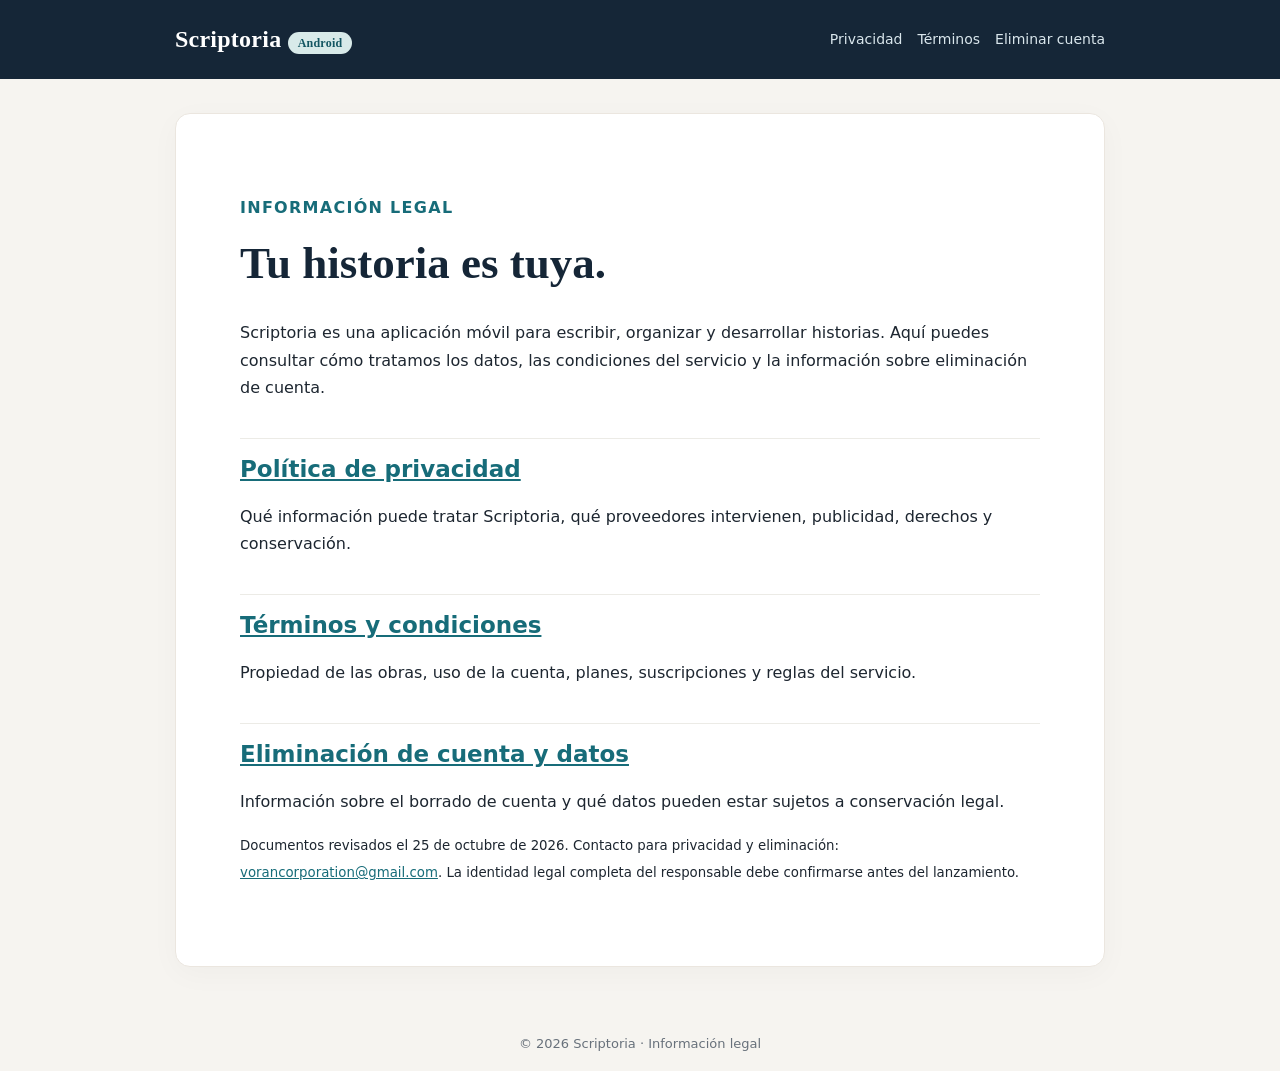
<file: index.html>
<!doctype html>
<html lang="es">
<head>
<meta charset="utf-8"><meta name="viewport" content="width=device-width,initial-scale=1">
<meta name="description" content="Política de privacidad, condiciones de servicio y solicitudes de eliminación de cuenta de Scriptoria.">
<title>Scriptoria | Centro legal</title><link rel="stylesheet" href="style.css">
</head>
<body>
<header class="header"><a class="brand" href="index.html">Scriptoria <span class="pill">Android</span></a>
<nav aria-label="Documentos legales"><a href="privacidad.html">Privacidad</a><a href="terminos.html">Términos</a><a href="eliminacion.html">Eliminar cuenta</a></nav></header>
<main>
<p style="color:#176c79;font-weight:700;letter-spacing:.08em;text-transform:uppercase">Información legal</p>
<h1>Tu historia es tuya.</h1>
<p>Scriptoria es una aplicación móvil para escribir, organizar y desarrollar historias. Aquí puedes consultar cómo tratamos los datos, las condiciones del servicio y la información sobre eliminación de cuenta.</p>
<section aria-label="Documentos">
<h2><a href="privacidad.html">Política de privacidad</a></h2><p>Qué información puede tratar Scriptoria, qué proveedores intervienen, publicidad, derechos y conservación.</p>
<h2><a href="terminos.html">Términos y condiciones</a></h2><p>Propiedad de las obras, uso de la cuenta, planes, suscripciones y reglas del servicio.</p>
<h2><a href="eliminacion.html">Eliminación de cuenta y datos</a></h2><p>Información sobre el borrado de cuenta y qué datos pueden estar sujetos a conservación legal.</p>
</section>
<p><small>Documentos revisados el 25 de octubre de 2026. Contacto para privacidad y eliminación: <a href="mailto:vorancorporation@gmail.com">vorancorporation@gmail.com</a>. La identidad legal completa del responsable debe confirmarse antes del lanzamiento.</small></p>
</main><footer class="footer">© 2026 Scriptoria · Información legal</footer>
</body></html>
</file>
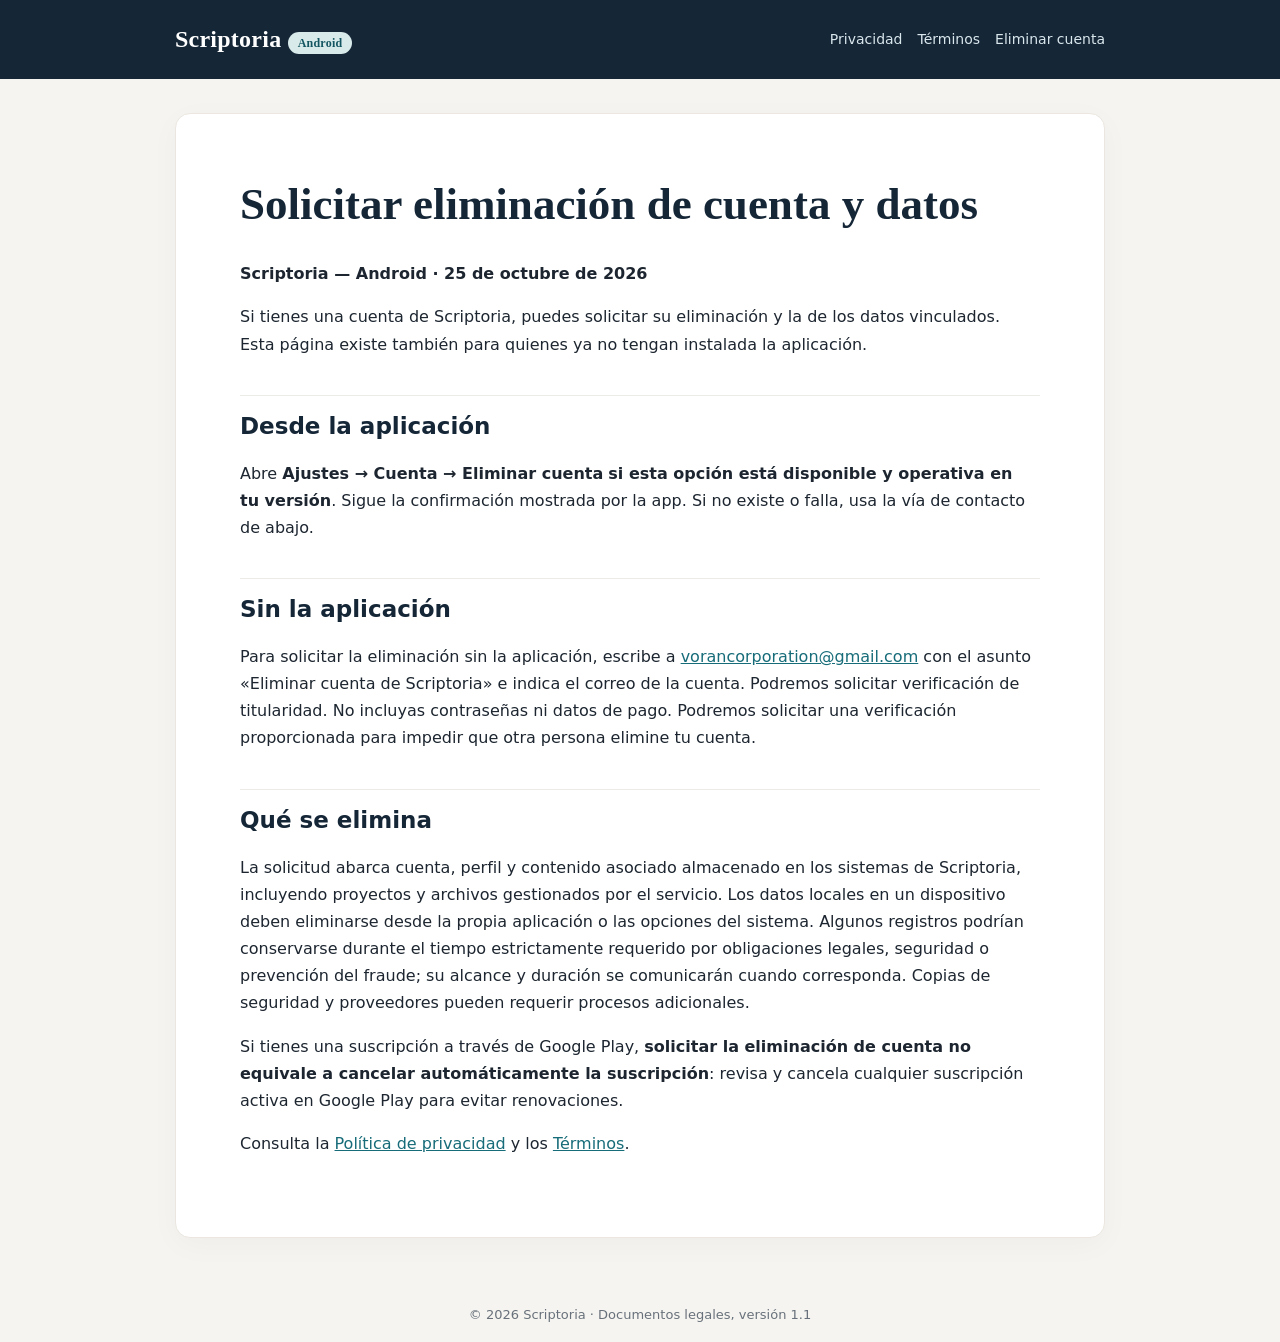
<file: eliminacion.html>
<!doctype html><html lang="es"><head><meta charset="utf-8"><meta name="viewport" content="width=device-width,initial-scale=1"><meta name="description" content="Eliminación de cuenta — información legal de Scriptoria para Android"><title>Eliminación de cuenta | Scriptoria</title><link rel="stylesheet" href="style.css"></head><body><header class="header"><a class="brand" href="index.html">Scriptoria <span class="pill">Android</span></a><nav aria-label="Documentos legales"><a href="privacidad.html">Privacidad</a><a href="terminos.html">Términos</a><a href="eliminacion.html">Eliminar cuenta</a></nav></header><main><h1>Solicitar eliminación de cuenta y datos</h1>
<p><strong>Scriptoria — Android · 25 de octubre de 2026</strong></p>
<p>Si tienes una cuenta de Scriptoria, puedes solicitar su eliminación y la de los datos vinculados. Esta página existe también para quienes ya no tengan instalada la aplicación.</p>
<h2>Desde la aplicación</h2>
<p>Abre <strong>Ajustes → Cuenta → Eliminar cuenta</strong> <strong>si esta opción está disponible y operativa en tu versión</strong>. Sigue la confirmación mostrada por la app. Si no existe o falla, usa la vía de contacto de abajo.</p>
<h2>Sin la aplicación</h2>
<p>Para solicitar la eliminación sin la aplicación, escribe a <a href="mailto:vorancorporation@gmail.com?subject=Eliminar%20cuenta%20de%20Scriptoria">vorancorporation@gmail.com</a> con el asunto «Eliminar cuenta de Scriptoria» e indica el correo de la cuenta. Podremos solicitar verificación de titularidad. No incluyas contraseñas ni datos de pago. Podremos solicitar una verificación proporcionada para impedir que otra persona elimine tu cuenta.</p>
<h2>Qué se elimina</h2>
<p>La solicitud abarca cuenta, perfil y contenido asociado almacenado en los sistemas de Scriptoria, incluyendo proyectos y archivos gestionados por el servicio. Los datos locales en un dispositivo deben eliminarse desde la propia aplicación o las opciones del sistema. Algunos registros podrían conservarse durante el tiempo estrictamente requerido por obligaciones legales, seguridad o prevención del fraude; su alcance y duración se comunicarán cuando corresponda. Copias de seguridad y proveedores pueden requerir procesos adicionales.</p>
<p>Si tienes una suscripción a través de Google Play, <strong>solicitar la eliminación de cuenta no equivale a cancelar automáticamente la suscripción</strong>: revisa y cancela cualquier suscripción activa en Google Play para evitar renovaciones.</p>
<p>Consulta la <a href="privacidad.html">Política de privacidad</a> y los <a href="terminos.html">Términos</a>.</p>
</main><footer class="footer">© 2026 Scriptoria · Documentos legales, versión 1.1</footer></body></html>
</file>
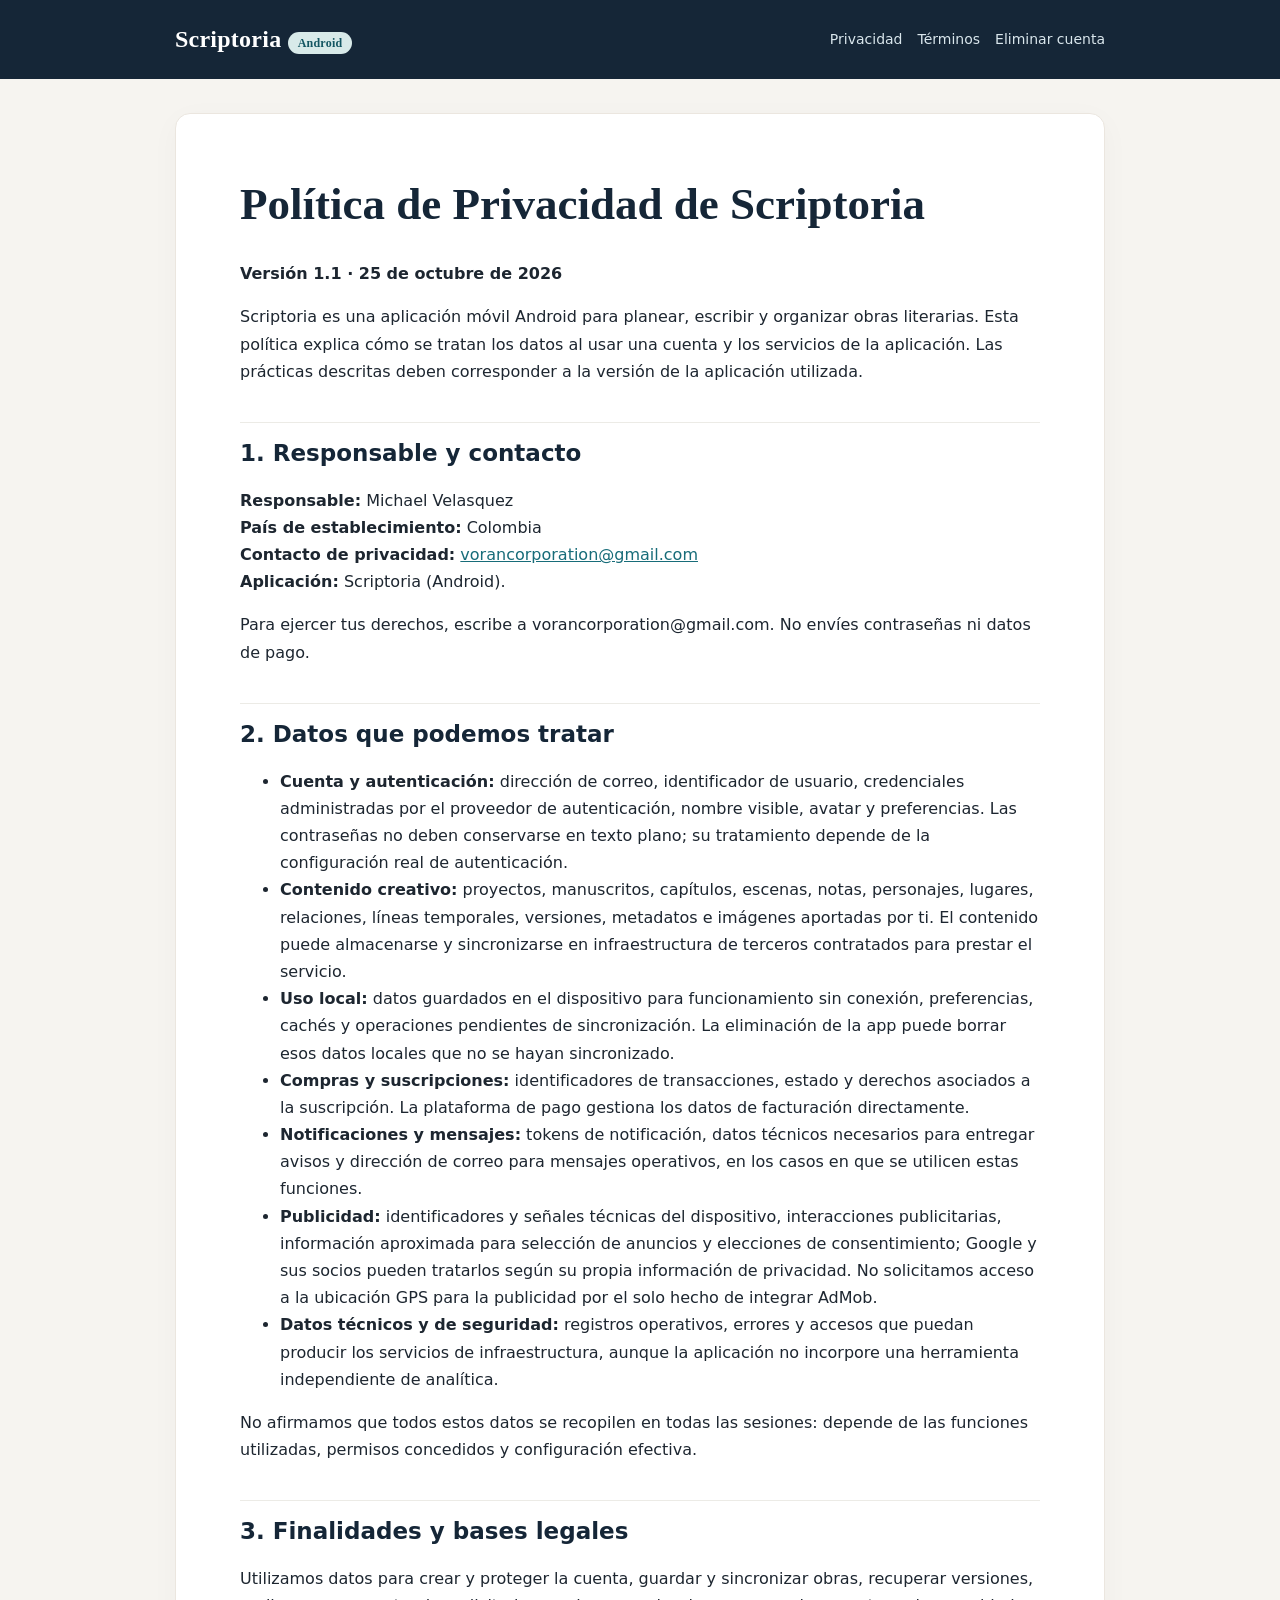
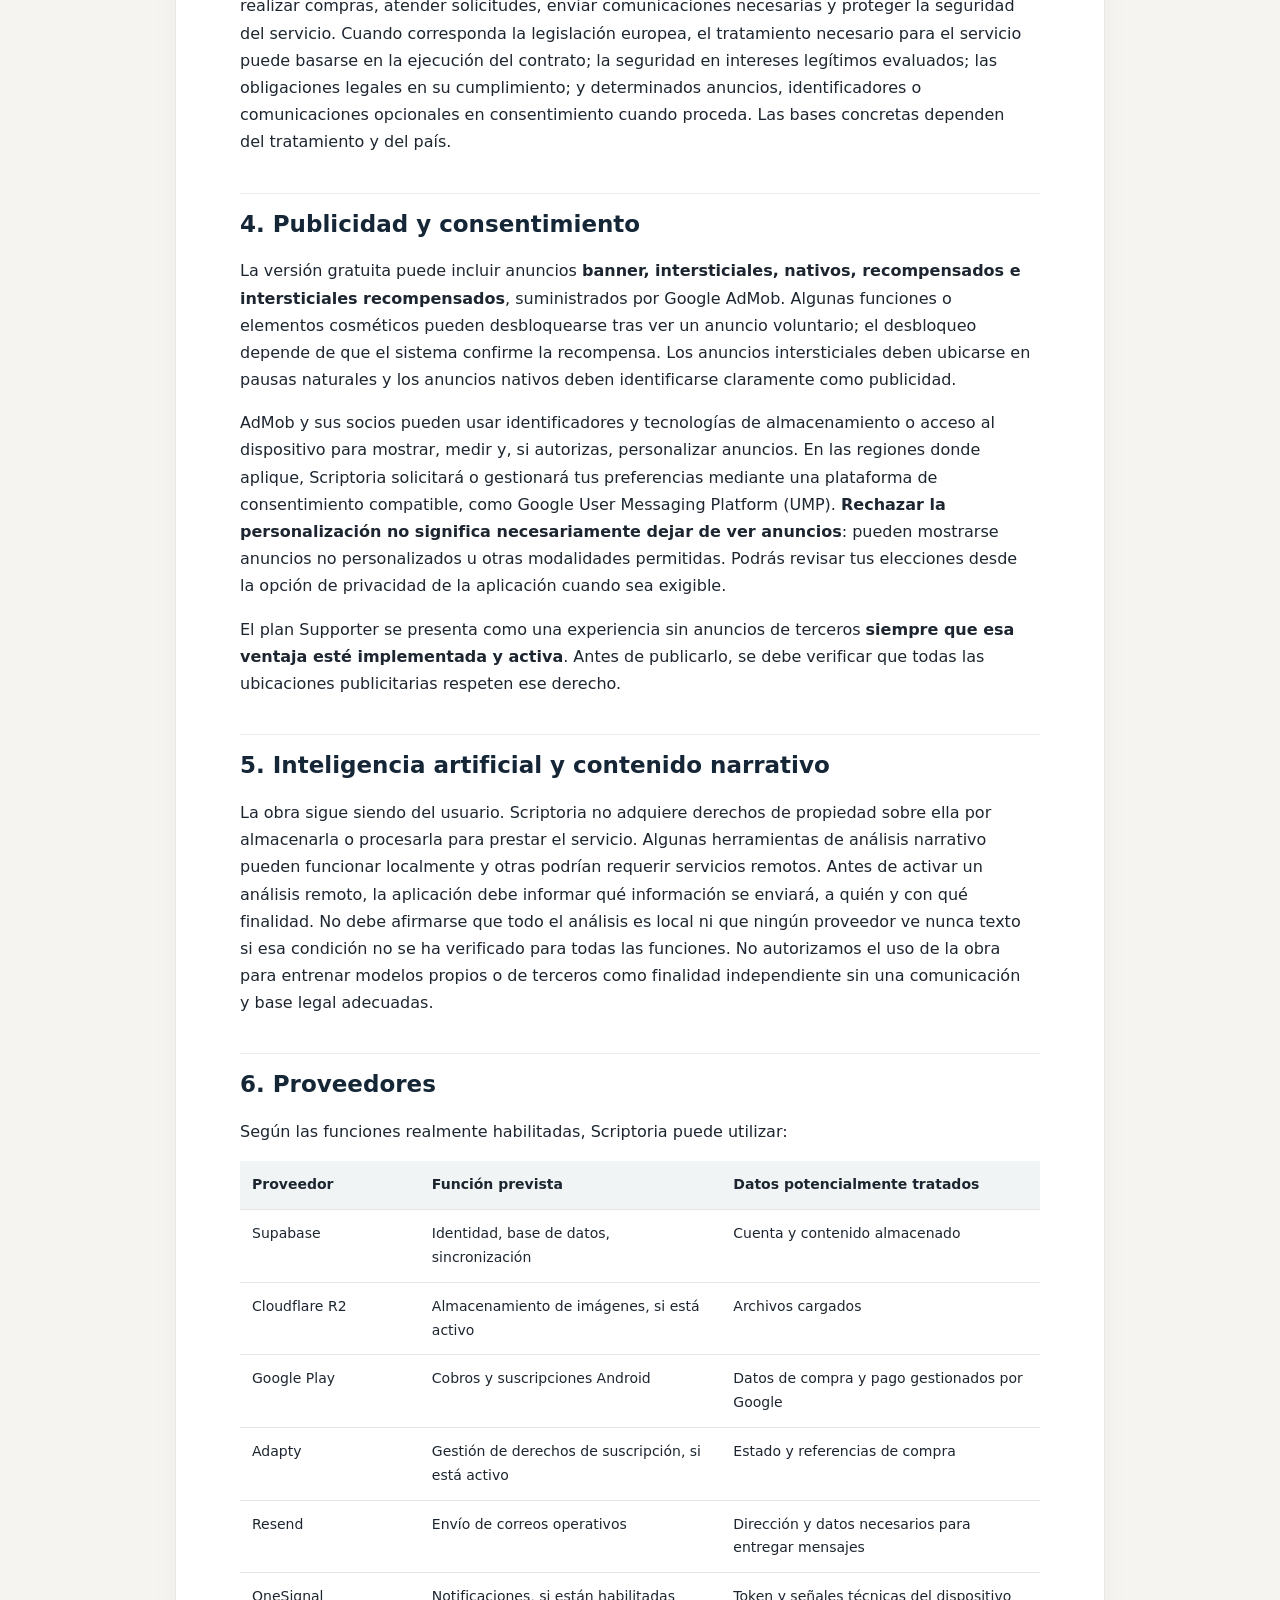
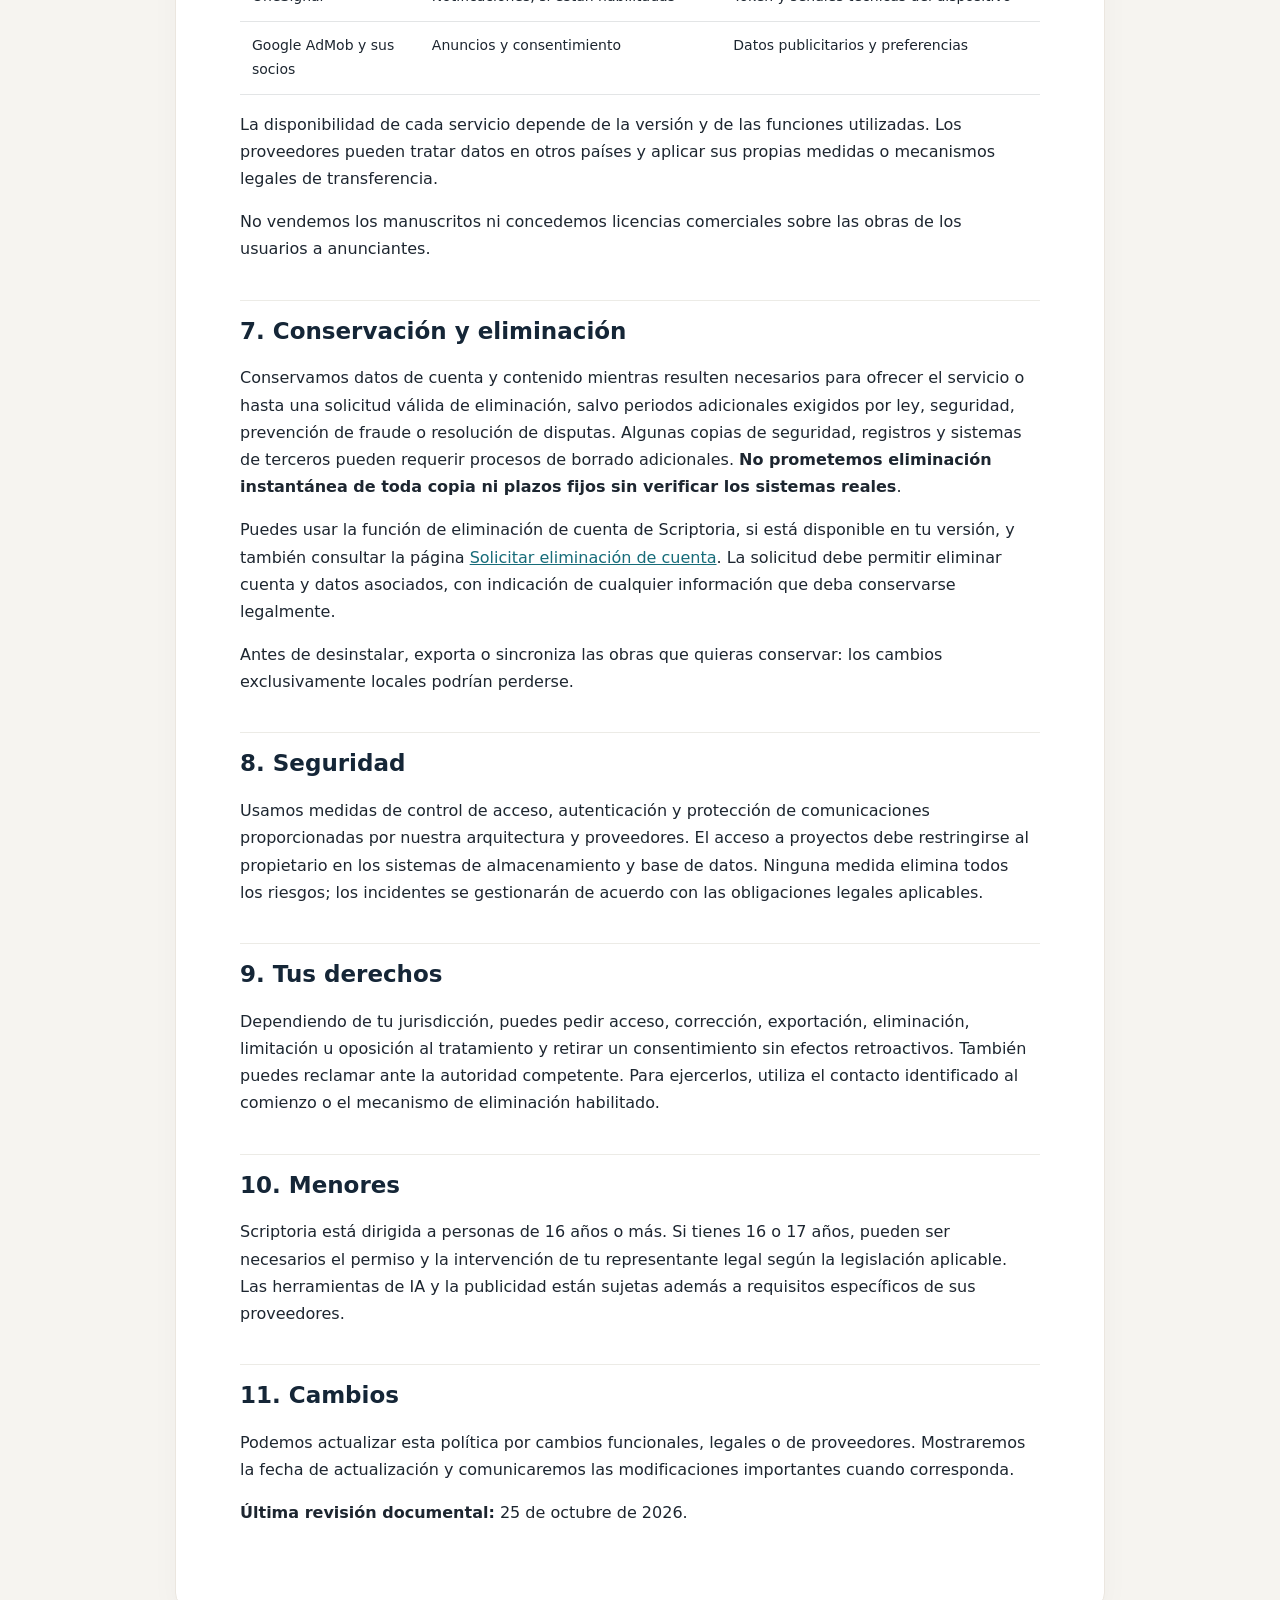
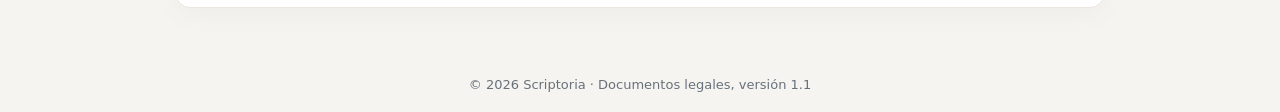
<file: privacidad.html>
<!doctype html><html lang="es"><head><meta charset="utf-8"><meta name="viewport" content="width=device-width,initial-scale=1"><meta name="description" content="Política de privacidad — información legal de Scriptoria para Android"><title>Política de privacidad | Scriptoria</title><link rel="stylesheet" href="style.css"></head><body><header class="header"><a class="brand" href="index.html">Scriptoria <span class="pill">Android</span></a><nav aria-label="Documentos legales"><a href="privacidad.html">Privacidad</a><a href="terminos.html">Términos</a><a href="eliminacion.html">Eliminar cuenta</a></nav></header><main><h1>Política de Privacidad de Scriptoria</h1>
<p><strong>Versión 1.1 · 25 de octubre de 2026</strong></p>
<p>Scriptoria es una aplicación móvil Android para planear, escribir y organizar obras literarias. Esta política explica cómo se tratan los datos al usar una cuenta y los servicios de la aplicación. Las prácticas descritas deben corresponder a la versión de la aplicación utilizada.</p>
<h2>1. Responsable y contacto</h2>
<p><strong>Responsable:</strong> Michael Velasquez<br />
<strong>País de establecimiento:</strong> Colombia<br />
<strong>Contacto de privacidad:</strong> <a href="mailto:vorancorporation@gmail.com">vorancorporation@gmail.com</a><br />
<strong>Aplicación:</strong> Scriptoria (Android).</p>
<p>Para ejercer tus derechos, escribe a vorancorporation@gmail.com. No envíes contraseñas ni datos de pago.</p>
<h2>2. Datos que podemos tratar</h2>
<ul>
<li><strong>Cuenta y autenticación:</strong> dirección de correo, identificador de usuario, credenciales administradas por el proveedor de autenticación, nombre visible, avatar y preferencias. Las contraseñas no deben conservarse en texto plano; su tratamiento depende de la configuración real de autenticación.</li>
<li><strong>Contenido creativo:</strong> proyectos, manuscritos, capítulos, escenas, notas, personajes, lugares, relaciones, líneas temporales, versiones, metadatos e imágenes aportadas por ti. El contenido puede almacenarse y sincronizarse en infraestructura de terceros contratados para prestar el servicio.</li>
<li><strong>Uso local:</strong> datos guardados en el dispositivo para funcionamiento sin conexión, preferencias, cachés y operaciones pendientes de sincronización. La eliminación de la app puede borrar esos datos locales que no se hayan sincronizado.</li>
<li><strong>Compras y suscripciones:</strong> identificadores de transacciones, estado y derechos asociados a la suscripción. La plataforma de pago gestiona los datos de facturación directamente.</li>
<li><strong>Notificaciones y mensajes:</strong> tokens de notificación, datos técnicos necesarios para entregar avisos y dirección de correo para mensajes operativos, en los casos en que se utilicen estas funciones.</li>
<li><strong>Publicidad:</strong> identificadores y señales técnicas del dispositivo, interacciones publicitarias, información aproximada para selección de anuncios y elecciones de consentimiento; Google y sus socios pueden tratarlos según su propia información de privacidad. No solicitamos acceso a la ubicación GPS para la publicidad por el solo hecho de integrar AdMob.</li>
<li><strong>Datos técnicos y de seguridad:</strong> registros operativos, errores y accesos que puedan producir los servicios de infraestructura, aunque la aplicación no incorpore una herramienta independiente de analítica.</li>
</ul>
<p>No afirmamos que todos estos datos se recopilen en todas las sesiones: depende de las funciones utilizadas, permisos concedidos y configuración efectiva.</p>
<h2>3. Finalidades y bases legales</h2>
<p>Utilizamos datos para crear y proteger la cuenta, guardar y sincronizar obras, recuperar versiones, realizar compras, atender solicitudes, enviar comunicaciones necesarias y proteger la seguridad del servicio. Cuando corresponda la legislación europea, el tratamiento necesario para el servicio puede basarse en la ejecución del contrato; la seguridad en intereses legítimos evaluados; las obligaciones legales en su cumplimiento; y determinados anuncios, identificadores o comunicaciones opcionales en consentimiento cuando proceda. Las bases concretas dependen del tratamiento y del país.</p>
<h2>4. Publicidad y consentimiento</h2>
<p>La versión gratuita puede incluir anuncios <strong>banner, intersticiales, nativos, recompensados e intersticiales recompensados</strong>, suministrados por Google AdMob. Algunas funciones o elementos cosméticos pueden desbloquearse tras ver un anuncio voluntario; el desbloqueo depende de que el sistema confirme la recompensa. Los anuncios intersticiales deben ubicarse en pausas naturales y los anuncios nativos deben identificarse claramente como publicidad.</p>
<p>AdMob y sus socios pueden usar identificadores y tecnologías de almacenamiento o acceso al dispositivo para mostrar, medir y, si autorizas, personalizar anuncios. En las regiones donde aplique, Scriptoria solicitará o gestionará tus preferencias mediante una plataforma de consentimiento compatible, como Google User Messaging Platform (UMP). <strong>Rechazar la personalización no significa necesariamente dejar de ver anuncios</strong>: pueden mostrarse anuncios no personalizados u otras modalidades permitidas. Podrás revisar tus elecciones desde la opción de privacidad de la aplicación cuando sea exigible.</p>
<p>El plan Supporter se presenta como una experiencia sin anuncios de terceros <strong>siempre que esa ventaja esté implementada y activa</strong>. Antes de publicarlo, se debe verificar que todas las ubicaciones publicitarias respeten ese derecho.</p>
<h2>5. Inteligencia artificial y contenido narrativo</h2>
<p>La obra sigue siendo del usuario. Scriptoria no adquiere derechos de propiedad sobre ella por almacenarla o procesarla para prestar el servicio. Algunas herramientas de análisis narrativo pueden funcionar localmente y otras podrían requerir servicios remotos. Antes de activar un análisis remoto, la aplicación debe informar qué información se enviará, a quién y con qué finalidad. No debe afirmarse que todo el análisis es local ni que ningún proveedor ve nunca texto si esa condición no se ha verificado para todas las funciones. No autorizamos el uso de la obra para entrenar modelos propios o de terceros como finalidad independiente sin una comunicación y base legal adecuadas.</p>
<h2>6. Proveedores</h2>
<p>Según las funciones realmente habilitadas, Scriptoria puede utilizar:</p>
<table>
<thead>
<tr>
  <th>Proveedor</th>
  <th>Función prevista</th>
  <th>Datos potencialmente tratados</th>
</tr>
</thead>
<tbody>
<tr>
  <td>Supabase</td>
  <td>Identidad, base de datos, sincronización</td>
  <td>Cuenta y contenido almacenado</td>
</tr>
<tr>
  <td>Cloudflare R2</td>
  <td>Almacenamiento de imágenes, si está activo</td>
  <td>Archivos cargados</td>
</tr>
<tr>
  <td>Google Play</td>
  <td>Cobros y suscripciones Android</td>
  <td>Datos de compra y pago gestionados por Google</td>
</tr>
<tr>
  <td>Adapty</td>
  <td>Gestión de derechos de suscripción, si está activo</td>
  <td>Estado y referencias de compra</td>
</tr>
<tr>
  <td>Resend</td>
  <td>Envío de correos operativos</td>
  <td>Dirección y datos necesarios para entregar mensajes</td>
</tr>
<tr>
  <td>OneSignal</td>
  <td>Notificaciones, si están habilitadas</td>
  <td>Token y señales técnicas del dispositivo</td>
</tr>
<tr>
  <td>Google AdMob y sus socios</td>
  <td>Anuncios y consentimiento</td>
  <td>Datos publicitarios y preferencias</td>
</tr>
</tbody>
</table>
<p>La disponibilidad de cada servicio depende de la versión y de las funciones utilizadas. Los proveedores pueden tratar datos en otros países y aplicar sus propias medidas o mecanismos legales de transferencia.</p>
<p>No vendemos los manuscritos ni concedemos licencias comerciales sobre las obras de los usuarios a anunciantes.</p>
<h2>7. Conservación y eliminación</h2>
<p>Conservamos datos de cuenta y contenido mientras resulten necesarios para ofrecer el servicio o hasta una solicitud válida de eliminación, salvo periodos adicionales exigidos por ley, seguridad, prevención de fraude o resolución de disputas. Algunas copias de seguridad, registros y sistemas de terceros pueden requerir procesos de borrado adicionales. <strong>No prometemos eliminación instantánea de toda copia ni plazos fijos sin verificar los sistemas reales</strong>.</p>
<p>Puedes usar la función de eliminación de cuenta de Scriptoria, si está disponible en tu versión, y también consultar la página <a href="eliminacion.html">Solicitar eliminación de cuenta</a>. La solicitud debe permitir eliminar cuenta y datos asociados, con indicación de cualquier información que deba conservarse legalmente.</p>
<p>Antes de desinstalar, exporta o sincroniza las obras que quieras conservar: los cambios exclusivamente locales podrían perderse.</p>
<h2>8. Seguridad</h2>
<p>Usamos medidas de control de acceso, autenticación y protección de comunicaciones proporcionadas por nuestra arquitectura y proveedores. El acceso a proyectos debe restringirse al propietario en los sistemas de almacenamiento y base de datos. Ninguna medida elimina todos los riesgos; los incidentes se gestionarán de acuerdo con las obligaciones legales aplicables.</p>
<h2>9. Tus derechos</h2>
<p>Dependiendo de tu jurisdicción, puedes pedir acceso, corrección, exportación, eliminación, limitación u oposición al tratamiento y retirar un consentimiento sin efectos retroactivos. También puedes reclamar ante la autoridad competente. Para ejercerlos, utiliza el contacto identificado al comienzo o el mecanismo de eliminación habilitado.</p>
<h2>10. Menores</h2>
<p>Scriptoria está dirigida a personas de 16 años o más. Si tienes 16 o 17 años, pueden ser necesarios el permiso y la intervención de tu representante legal según la legislación aplicable. Las herramientas de IA y la publicidad están sujetas además a requisitos específicos de sus proveedores.</p>
<h2>11. Cambios</h2>
<p>Podemos actualizar esta política por cambios funcionales, legales o de proveedores. Mostraremos la fecha de actualización y comunicaremos las modificaciones importantes cuando corresponda.</p>
<p><strong>Última revisión documental:</strong> 25 de octubre de 2026. </p>
</main><footer class="footer">© 2026 Scriptoria · Documentos legales, versión 1.1</footer></body></html>
</file>
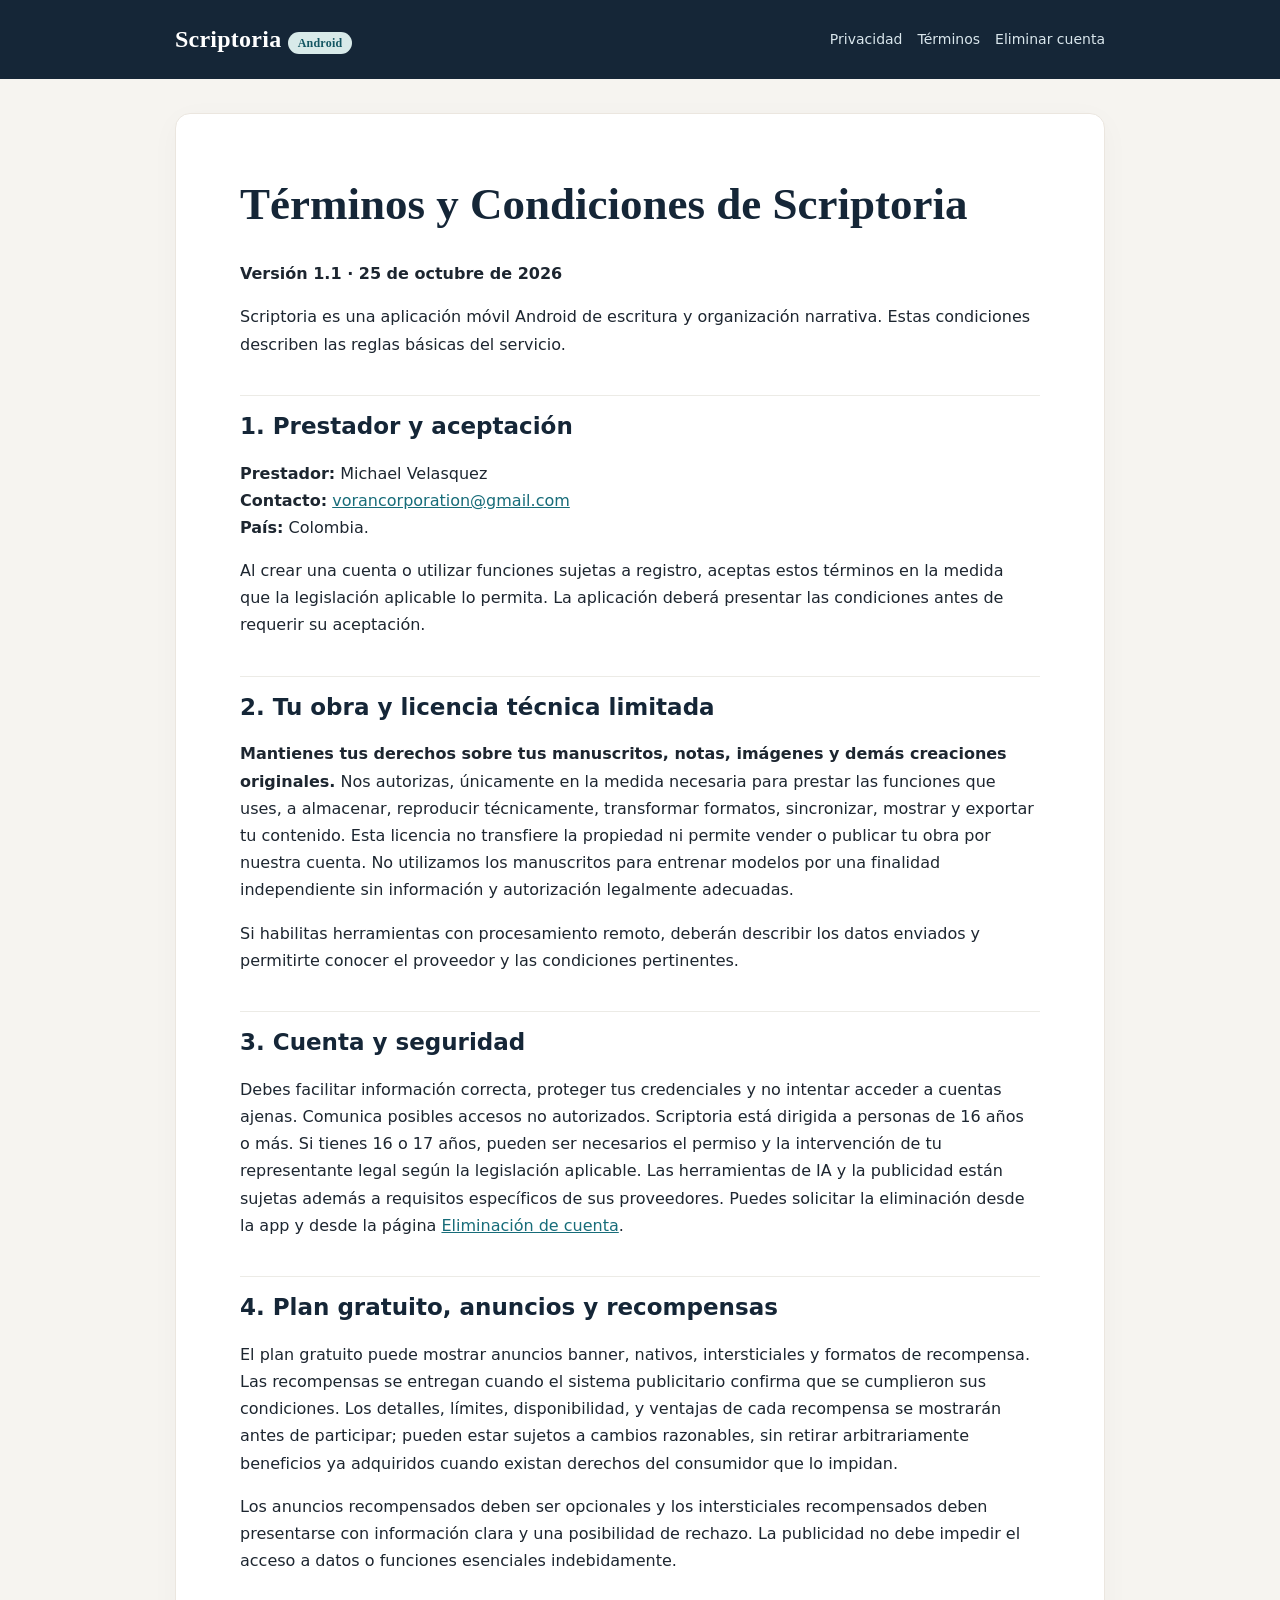
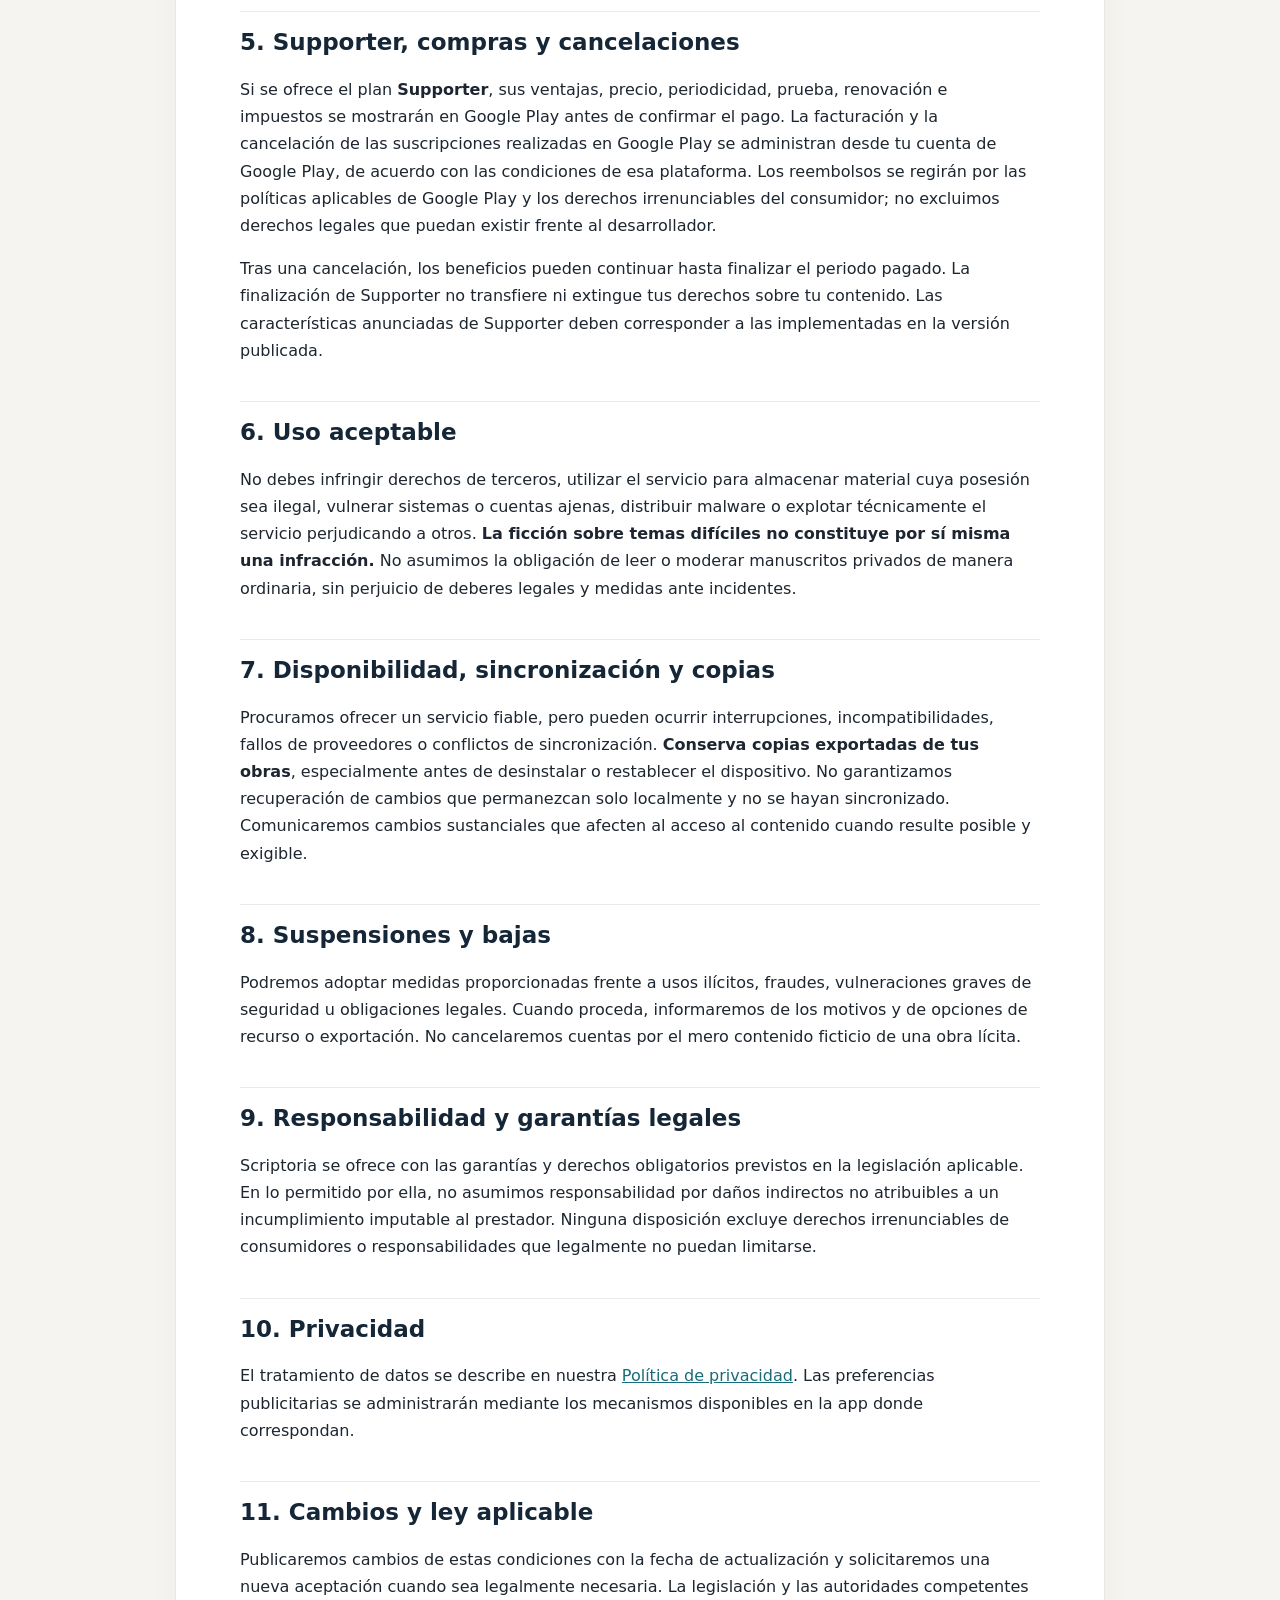
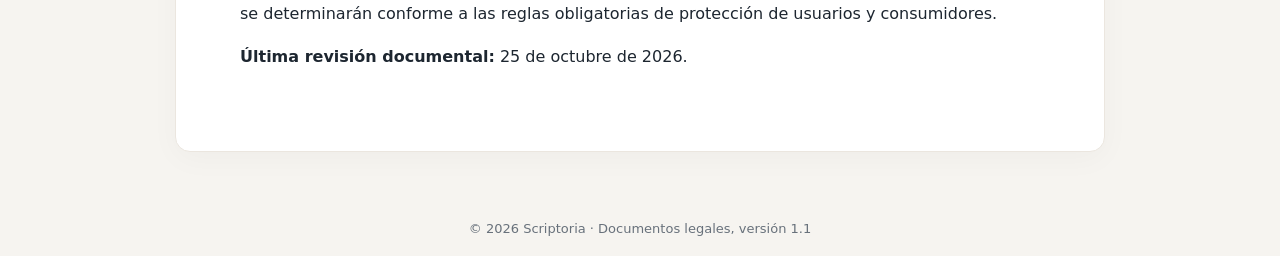
<file: terminos.html>
<!doctype html><html lang="es"><head><meta charset="utf-8"><meta name="viewport" content="width=device-width,initial-scale=1"><meta name="description" content="Términos y condiciones — información legal de Scriptoria para Android"><title>Términos y condiciones | Scriptoria</title><link rel="stylesheet" href="style.css"></head><body><header class="header"><a class="brand" href="index.html">Scriptoria <span class="pill">Android</span></a><nav aria-label="Documentos legales"><a href="privacidad.html">Privacidad</a><a href="terminos.html">Términos</a><a href="eliminacion.html">Eliminar cuenta</a></nav></header><main><h1>Términos y Condiciones de Scriptoria</h1>
<p><strong>Versión 1.1 · 25 de octubre de 2026</strong></p>
<p>Scriptoria es una aplicación móvil Android de escritura y organización narrativa. Estas condiciones describen las reglas básicas del servicio. </p>
<h2>1. Prestador y aceptación</h2>
<p><strong>Prestador:</strong> Michael Velasquez<br />
<strong>Contacto:</strong> <a href="mailto:vorancorporation@gmail.com">vorancorporation@gmail.com</a><br />
<strong>País:</strong> Colombia.</p>
<p>Al crear una cuenta o utilizar funciones sujetas a registro, aceptas estos términos en la medida que la legislación aplicable lo permita. La aplicación deberá presentar las condiciones antes de requerir su aceptación.</p>
<h2>2. Tu obra y licencia técnica limitada</h2>
<p><strong>Mantienes tus derechos sobre tus manuscritos, notas, imágenes y demás creaciones originales.</strong> Nos autorizas, únicamente en la medida necesaria para prestar las funciones que uses, a almacenar, reproducir técnicamente, transformar formatos, sincronizar, mostrar y exportar tu contenido. Esta licencia no transfiere la propiedad ni permite vender o publicar tu obra por nuestra cuenta. No utilizamos los manuscritos para entrenar modelos por una finalidad independiente sin información y autorización legalmente adecuadas.</p>
<p>Si habilitas herramientas con procesamiento remoto, deberán describir los datos enviados y permitirte conocer el proveedor y las condiciones pertinentes.</p>
<h2>3. Cuenta y seguridad</h2>
<p>Debes facilitar información correcta, proteger tus credenciales y no intentar acceder a cuentas ajenas. Comunica posibles accesos no autorizados. Scriptoria está dirigida a personas de 16 años o más. Si tienes 16 o 17 años, pueden ser necesarios el permiso y la intervención de tu representante legal según la legislación aplicable. Las herramientas de IA y la publicidad están sujetas además a requisitos específicos de sus proveedores. Puedes solicitar la eliminación desde la app y desde la página <a href="eliminacion.html">Eliminación de cuenta</a>.</p>
<h2>4. Plan gratuito, anuncios y recompensas</h2>
<p>El plan gratuito puede mostrar anuncios banner, nativos, intersticiales y formatos de recompensa. Las recompensas se entregan cuando el sistema publicitario confirma que se cumplieron sus condiciones. Los detalles, límites, disponibilidad, y ventajas de cada recompensa se mostrarán antes de participar; pueden estar sujetos a cambios razonables, sin retirar arbitrariamente beneficios ya adquiridos cuando existan derechos del consumidor que lo impidan.</p>
<p>Los anuncios recompensados deben ser opcionales y los intersticiales recompensados deben presentarse con información clara y una posibilidad de rechazo. La publicidad no debe impedir el acceso a datos o funciones esenciales indebidamente.</p>
<h2>5. Supporter, compras y cancelaciones</h2>
<p>Si se ofrece el plan <strong>Supporter</strong>, sus ventajas, precio, periodicidad, prueba, renovación e impuestos se mostrarán en Google Play antes de confirmar el pago. La facturación y la cancelación de las suscripciones realizadas en Google Play se administran desde tu cuenta de Google Play, de acuerdo con las condiciones de esa plataforma. Los reembolsos se regirán por las políticas aplicables de Google Play y los derechos irrenunciables del consumidor; no excluimos derechos legales que puedan existir frente al desarrollador.</p>
<p>Tras una cancelación, los beneficios pueden continuar hasta finalizar el periodo pagado. La finalización de Supporter no transfiere ni extingue tus derechos sobre tu contenido. Las características anunciadas de Supporter deben corresponder a las implementadas en la versión publicada.</p>
<h2>6. Uso aceptable</h2>
<p>No debes infringir derechos de terceros, utilizar el servicio para almacenar material cuya posesión sea ilegal, vulnerar sistemas o cuentas ajenas, distribuir malware o explotar técnicamente el servicio perjudicando a otros. <strong>La ficción sobre temas difíciles no constituye por sí misma una infracción.</strong> No asumimos la obligación de leer o moderar manuscritos privados de manera ordinaria, sin perjuicio de deberes legales y medidas ante incidentes.</p>
<h2>7. Disponibilidad, sincronización y copias</h2>
<p>Procuramos ofrecer un servicio fiable, pero pueden ocurrir interrupciones, incompatibilidades, fallos de proveedores o conflictos de sincronización. <strong>Conserva copias exportadas de tus obras</strong>, especialmente antes de desinstalar o restablecer el dispositivo. No garantizamos recuperación de cambios que permanezcan solo localmente y no se hayan sincronizado. Comunicaremos cambios sustanciales que afecten al acceso al contenido cuando resulte posible y exigible.</p>
<h2>8. Suspensiones y bajas</h2>
<p>Podremos adoptar medidas proporcionadas frente a usos ilícitos, fraudes, vulneraciones graves de seguridad u obligaciones legales. Cuando proceda, informaremos de los motivos y de opciones de recurso o exportación. No cancelaremos cuentas por el mero contenido ficticio de una obra lícita.</p>
<h2>9. Responsabilidad y garantías legales</h2>
<p>Scriptoria se ofrece con las garantías y derechos obligatorios previstos en la legislación aplicable. En lo permitido por ella, no asumimos responsabilidad por daños indirectos no atribuibles a un incumplimiento imputable al prestador. Ninguna disposición excluye derechos irrenunciables de consumidores o responsabilidades que legalmente no puedan limitarse.</p>
<h2>10. Privacidad</h2>
<p>El tratamiento de datos se describe en nuestra <a href="privacidad.html">Política de privacidad</a>. Las preferencias publicitarias se administrarán mediante los mecanismos disponibles en la app donde correspondan.</p>
<h2>11. Cambios y ley aplicable</h2>
<p>Publicaremos cambios de estas condiciones con la fecha de actualización y solicitaremos una nueva aceptación cuando sea legalmente necesaria. La legislación y las autoridades competentes se determinarán conforme a las reglas obligatorias de protección de usuarios y consumidores.</p>
<p><strong>Última revisión documental:</strong> 25 de octubre de 2026. </p>
</main><footer class="footer">© 2026 Scriptoria · Documentos legales, versión 1.1</footer></body></html>
</file>
<file: style.css>
*{box-sizing:border-box}html{scroll-behavior:smooth}body{margin:0;background:#f6f4f0;color:#1d2630;font:16px/1.7 system-ui,-apple-system,Segoe UI,sans-serif}.header{background:#152637;color:#f5f2e9;padding:26px max(18px,calc((100vw - 930px)/2));display:flex;align-items:center;justify-content:space-between;gap:14px;flex-wrap:wrap}.brand{font:700 24px Georgia,serif;color:#fff;text-decoration:none;letter-spacing:.01em}.header nav{display:flex;gap:15px;flex-wrap:wrap}.header nav a{color:#d9e6ec;text-decoration:none;font-size:14px}main{background:white;max-width:930px;margin:34px auto 50px;padding:clamp(22px,6vw,64px);border:1px solid #ebe6df;border-radius:15px;box-shadow:0 7px 30px #1c252808}h1,h2,h3{color:#152637;line-height:1.25}h1{font:700 clamp(29px,5vw,45px) Georgia,serif;margin-top:0}h2{font-size:23px;margin-top:37px;padding-top:16px;border-top:1px solid #ecebe6}p,li{max-width:78ch}a{color:#176c79}table{border-collapse:collapse;width:100%;font-size:14px}th,td{border-bottom:1px solid #e3e5e6;text-align:left;padding:12px;vertical-align:top}th{background:#f0f4f4}table{display:block;overflow-x:auto}blockquote{border-left:3px solid #176c79;padding-left:16px;color:#445}.footer{text-align:center;padding:16px;color:#68717b;font-size:13px}.notice{background:#fff4d8;border:1px solid #eccd7e;padding:15px 20px;border-radius:8px;margin:20px 0}.pill{background:#d8eae9;color:#135662;border-radius:20px;padding:4px 10px;font-size:12px}@media(max-width:650px){main{margin:0;border:0;border-radius:0}.header{padding:20px}}
</file>
